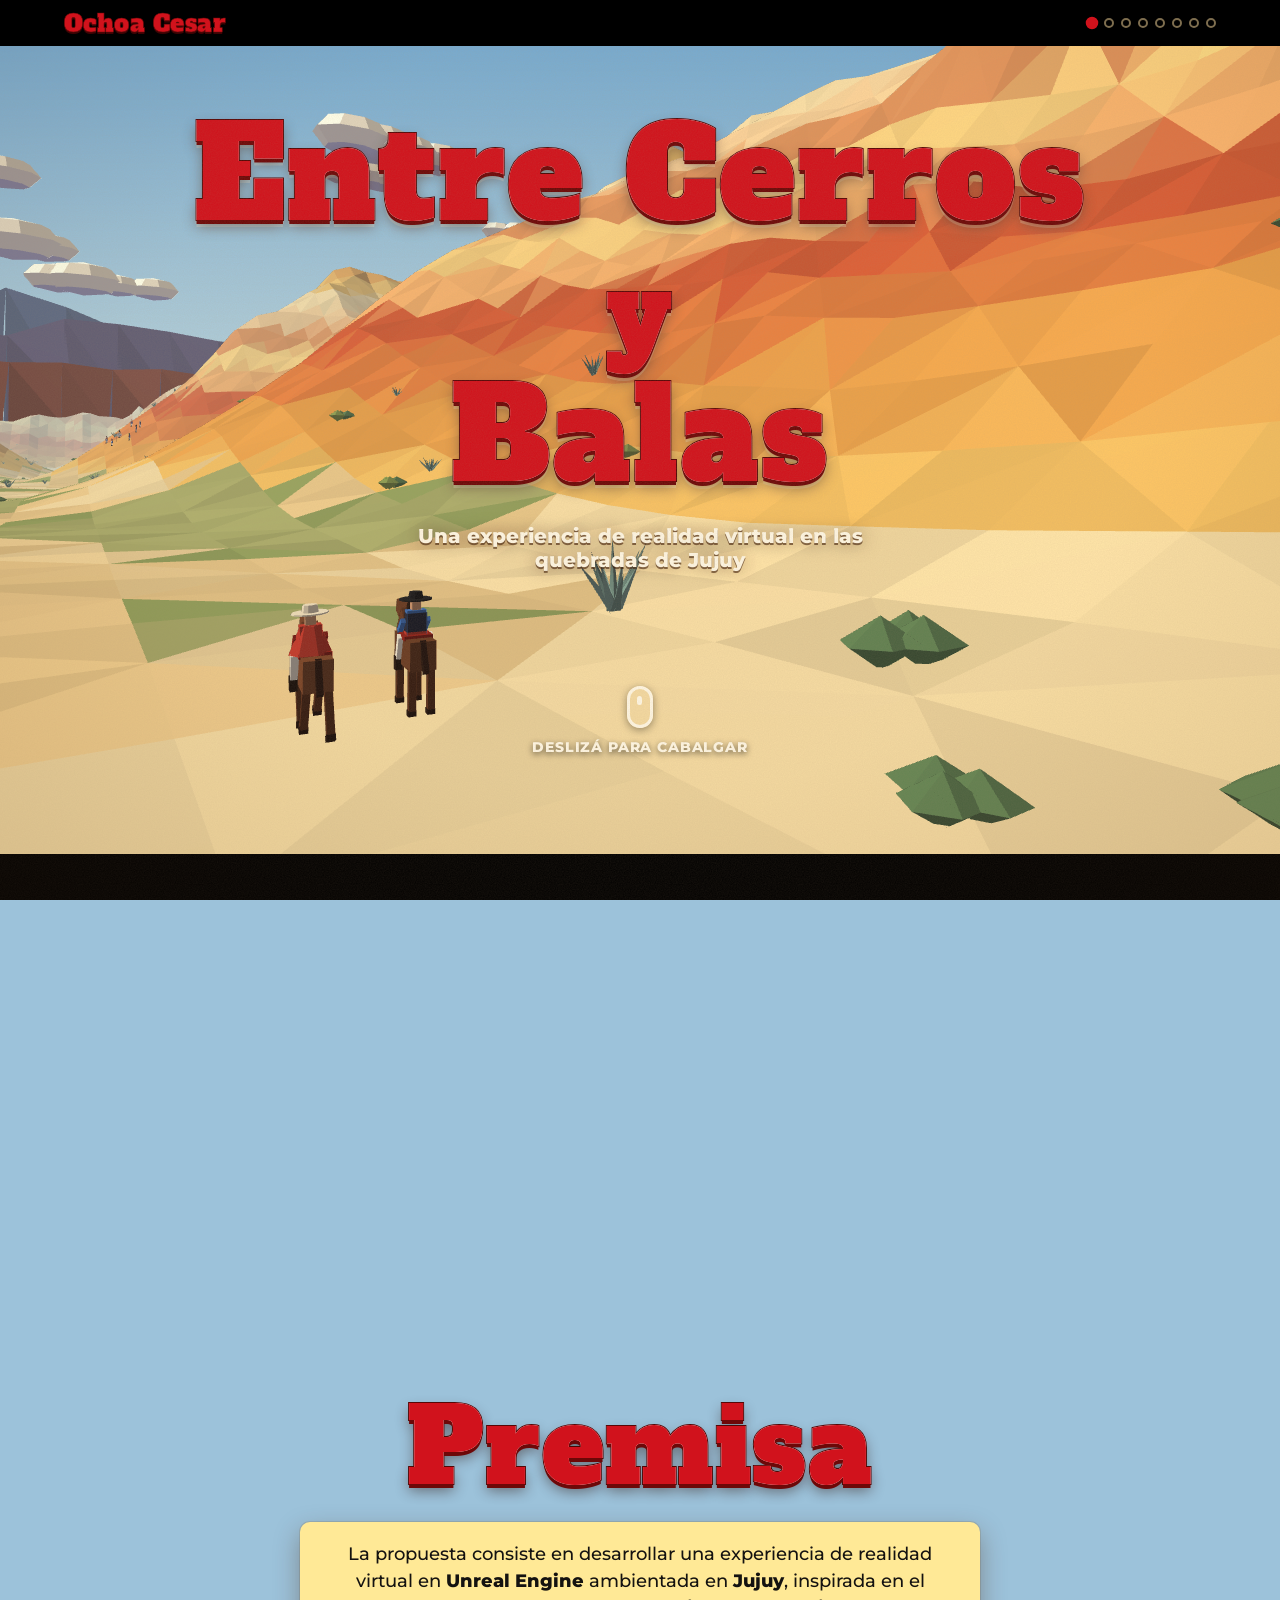
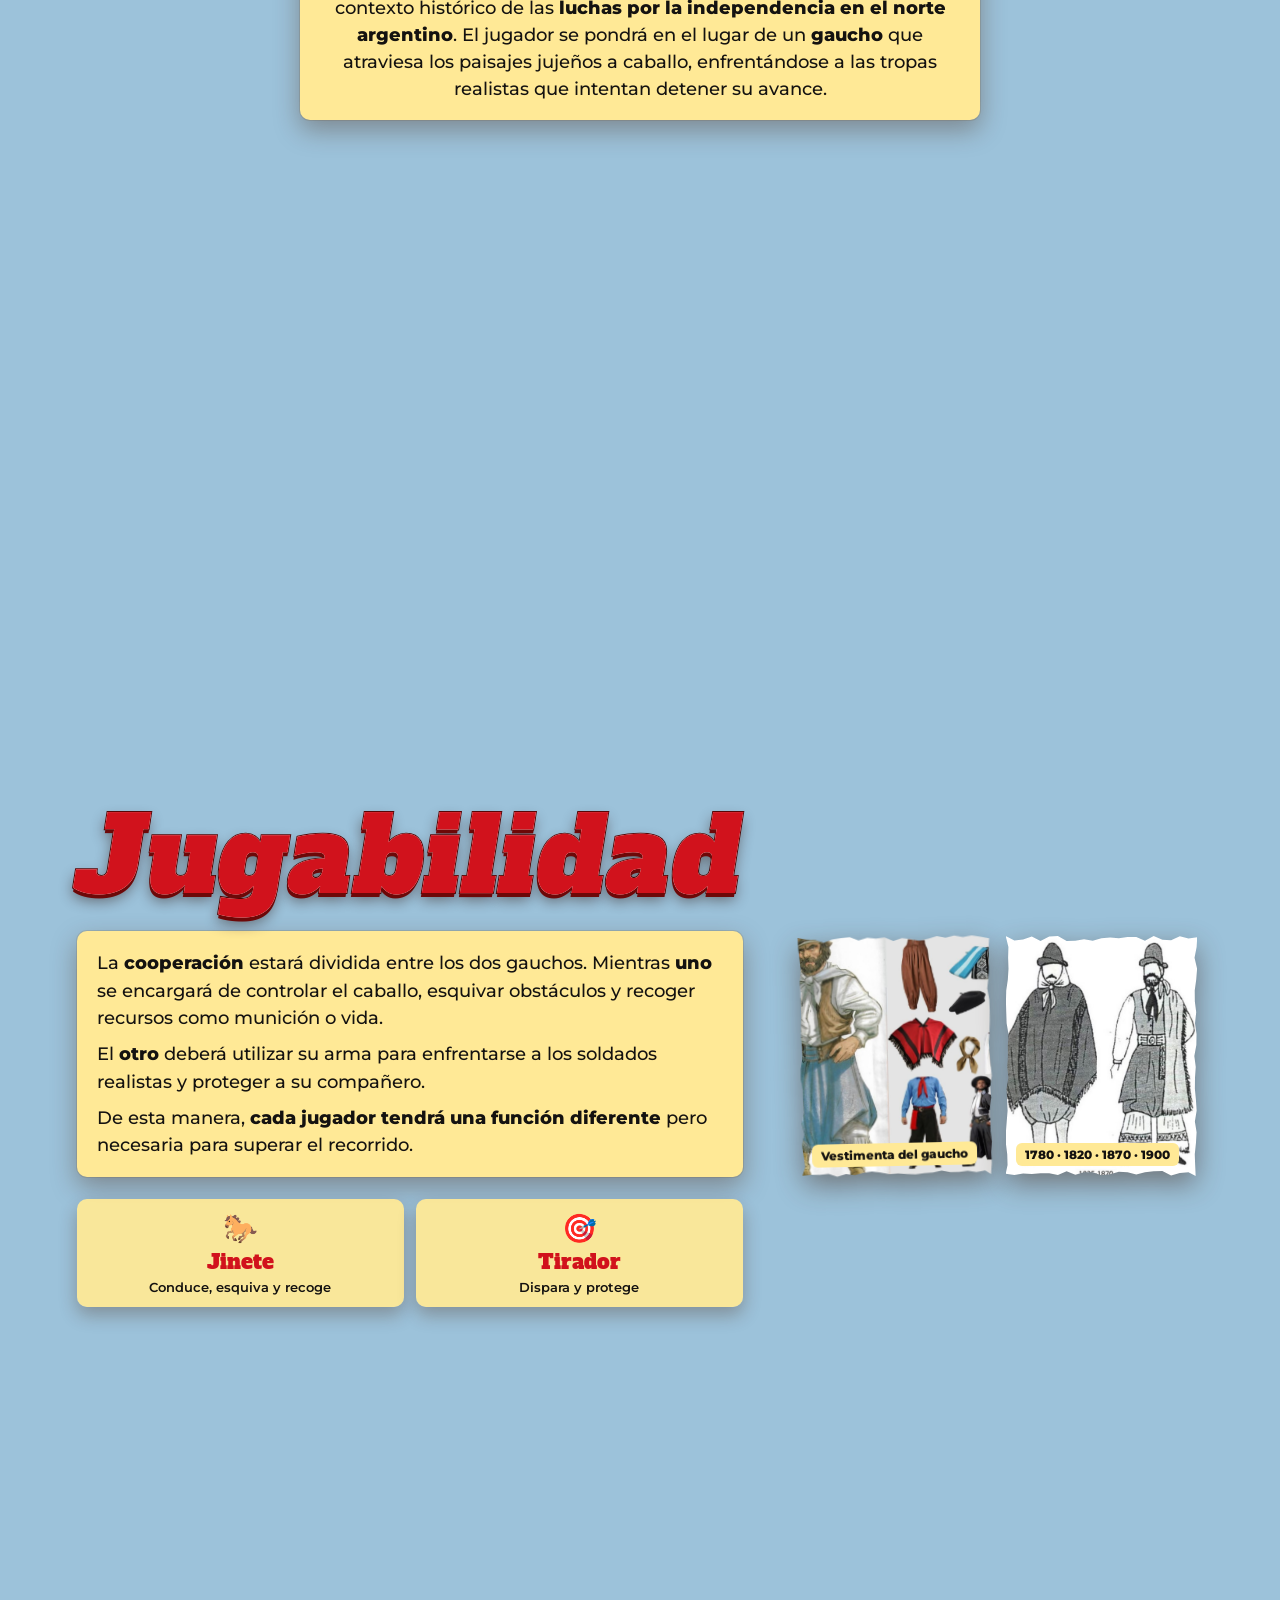
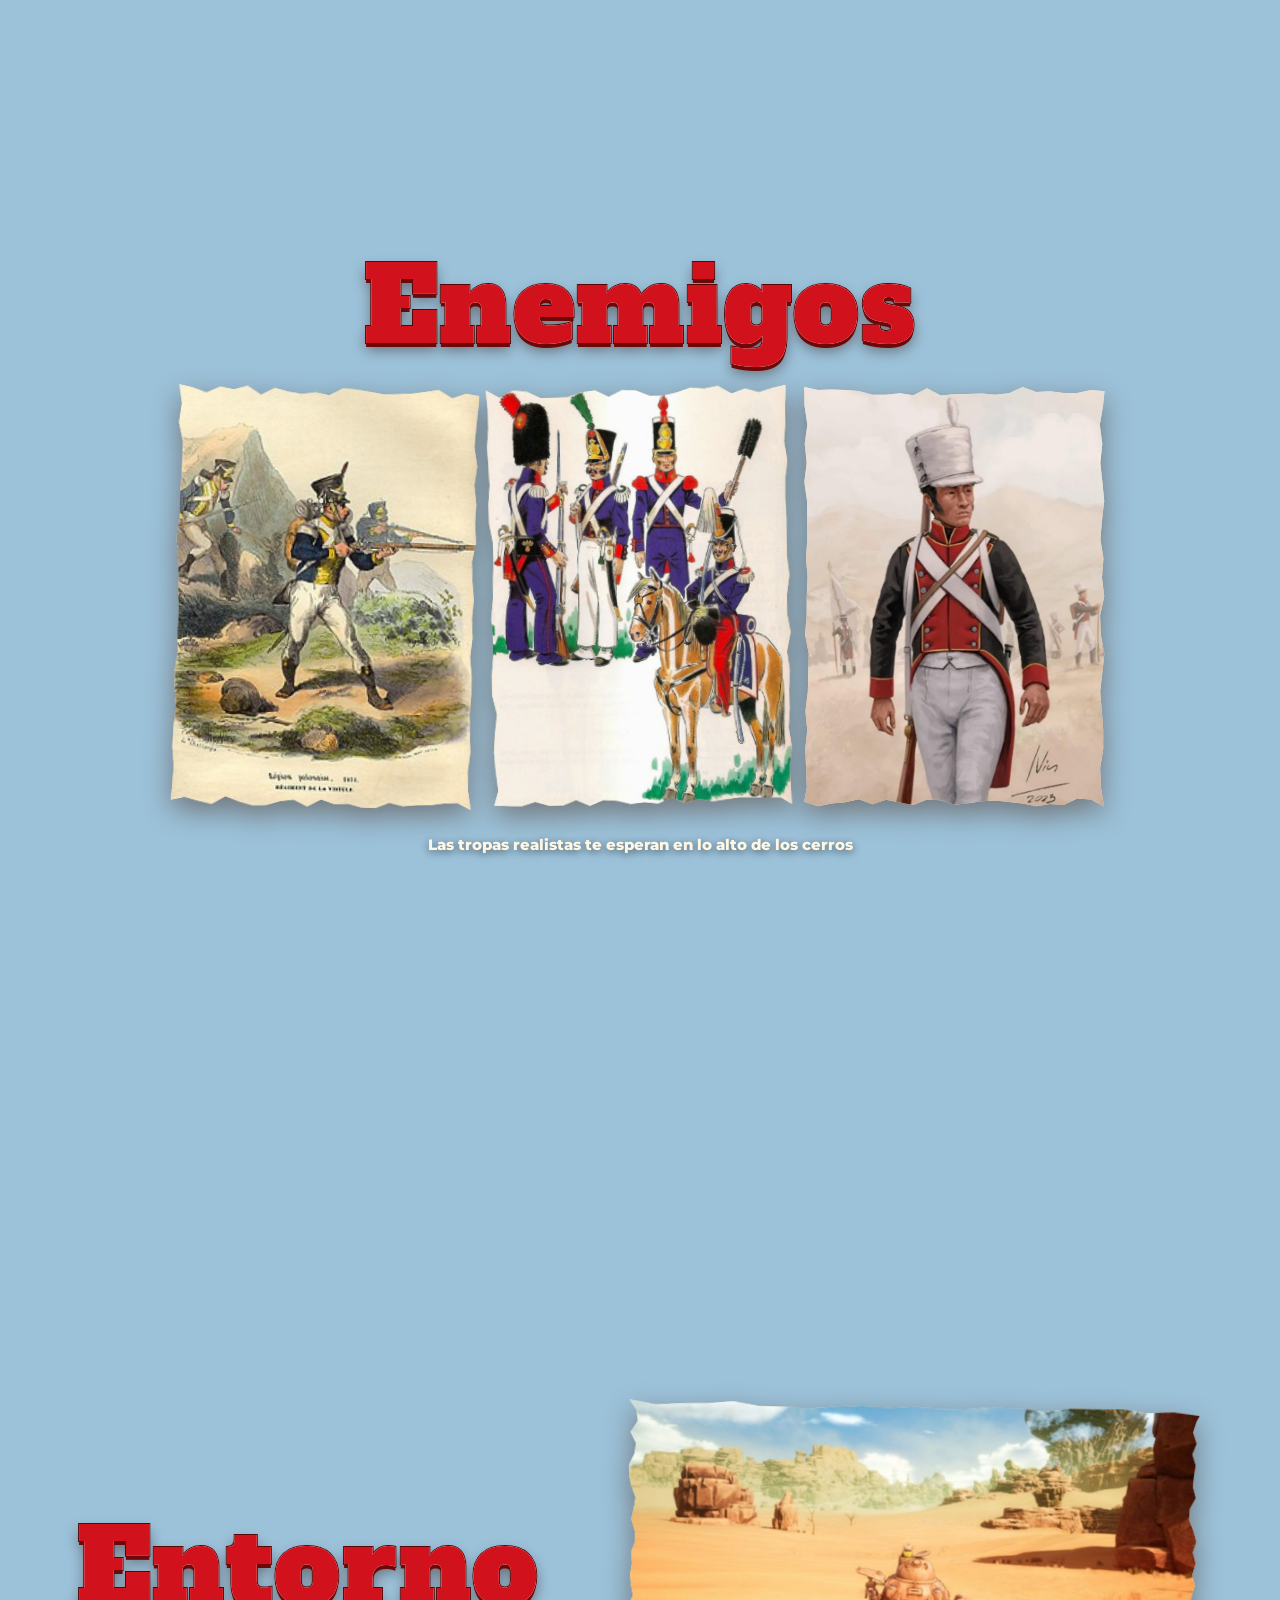
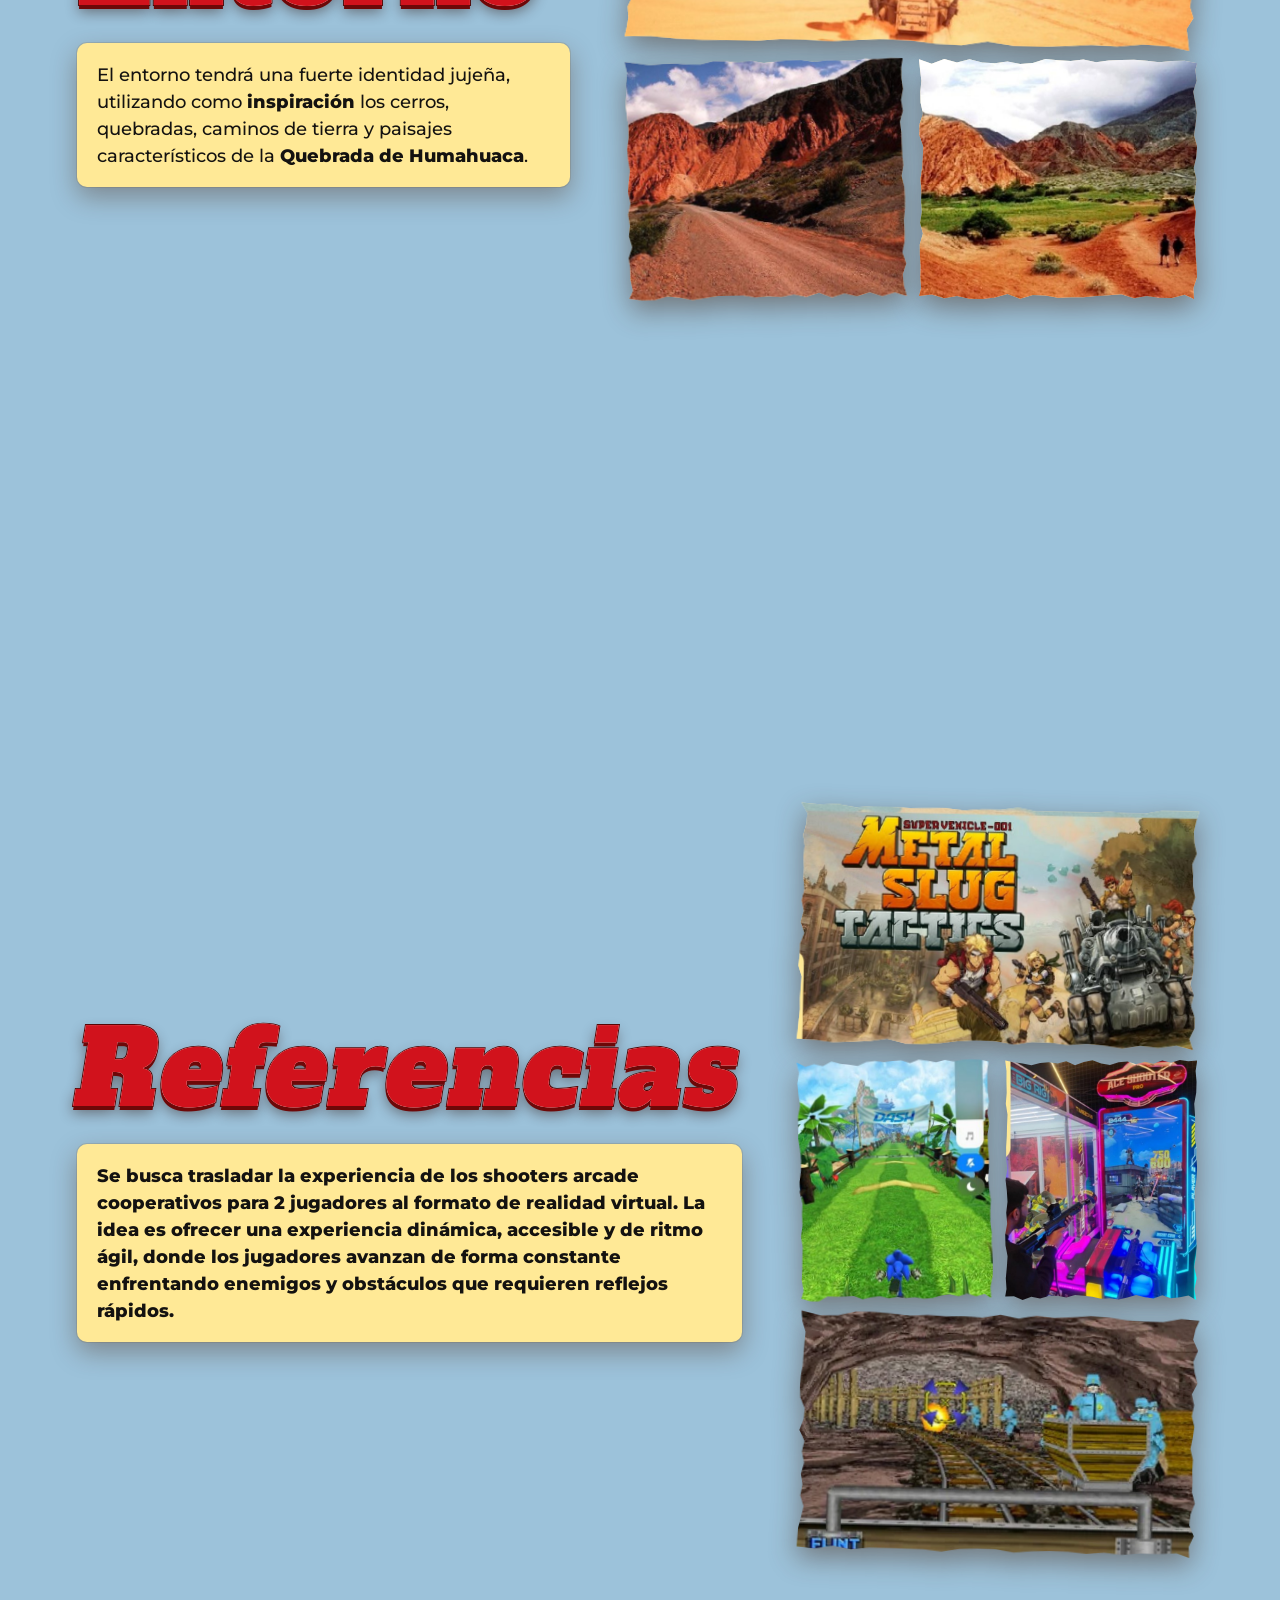
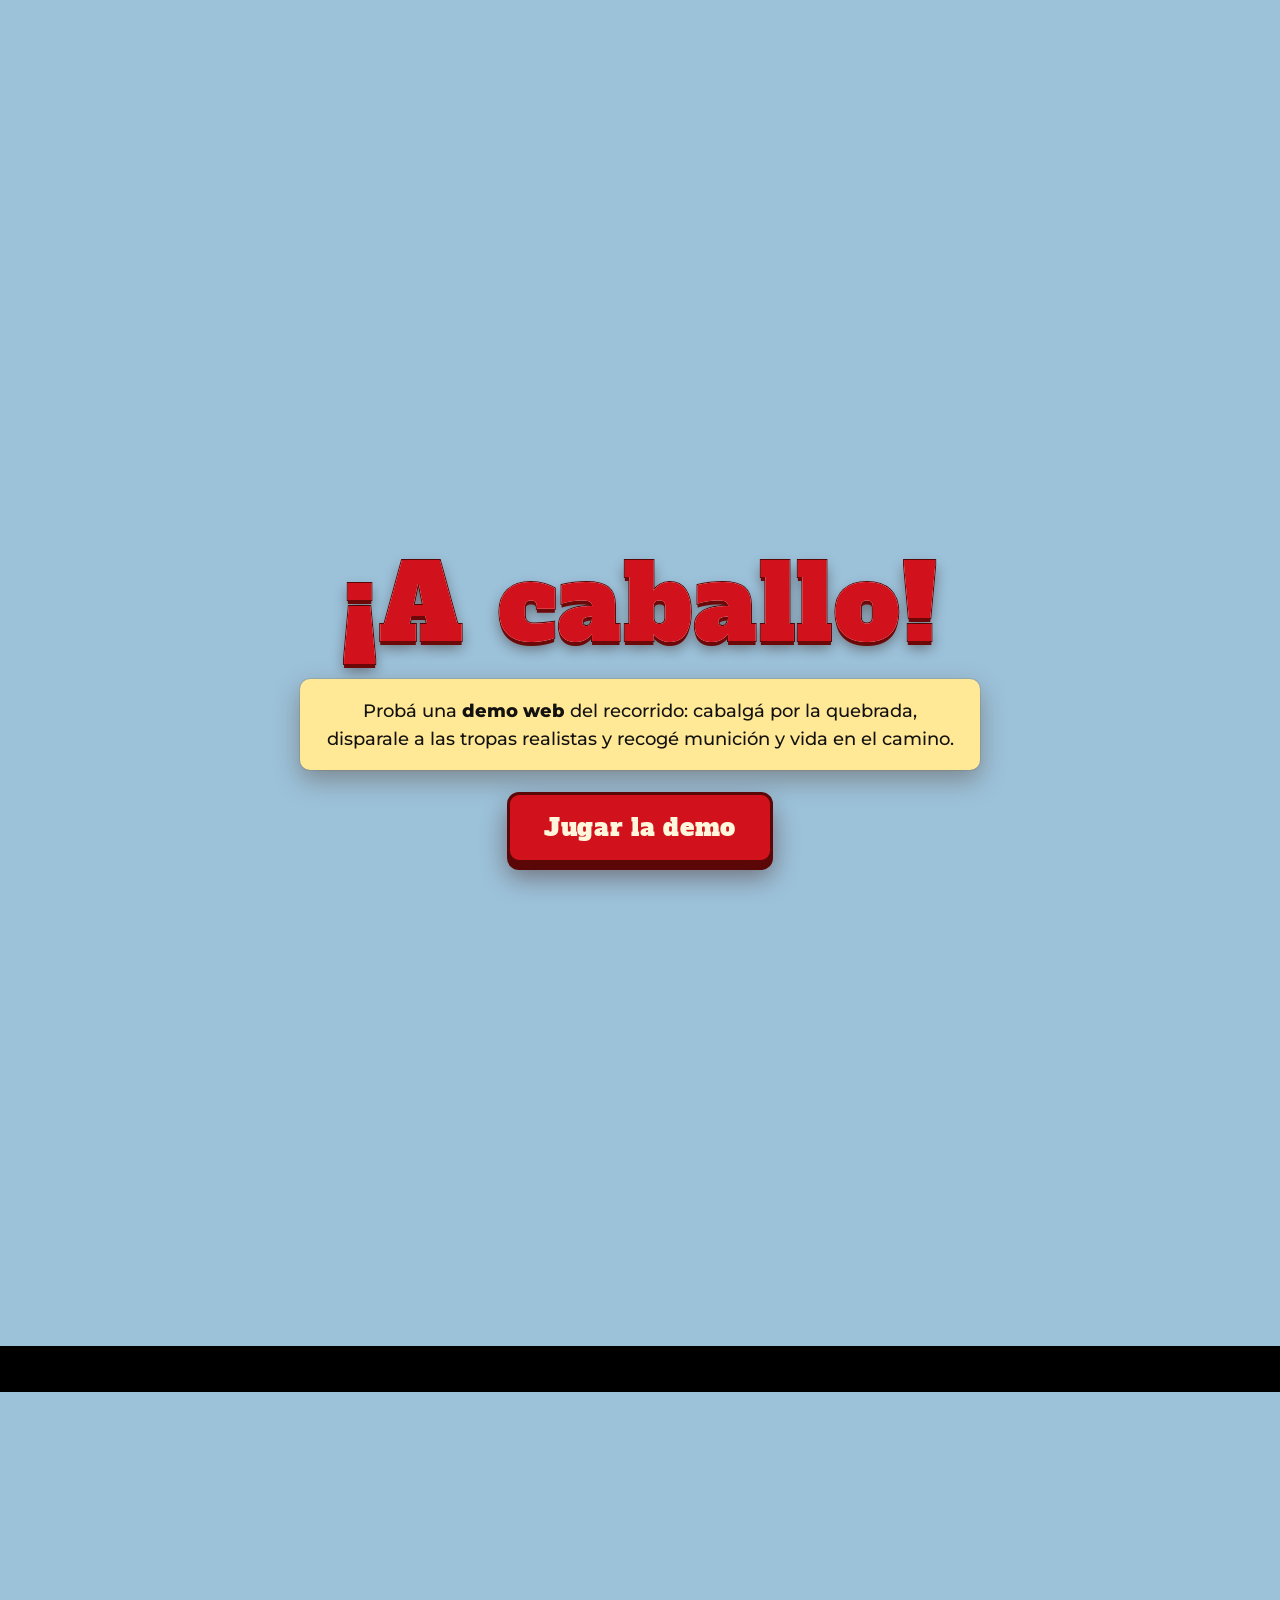
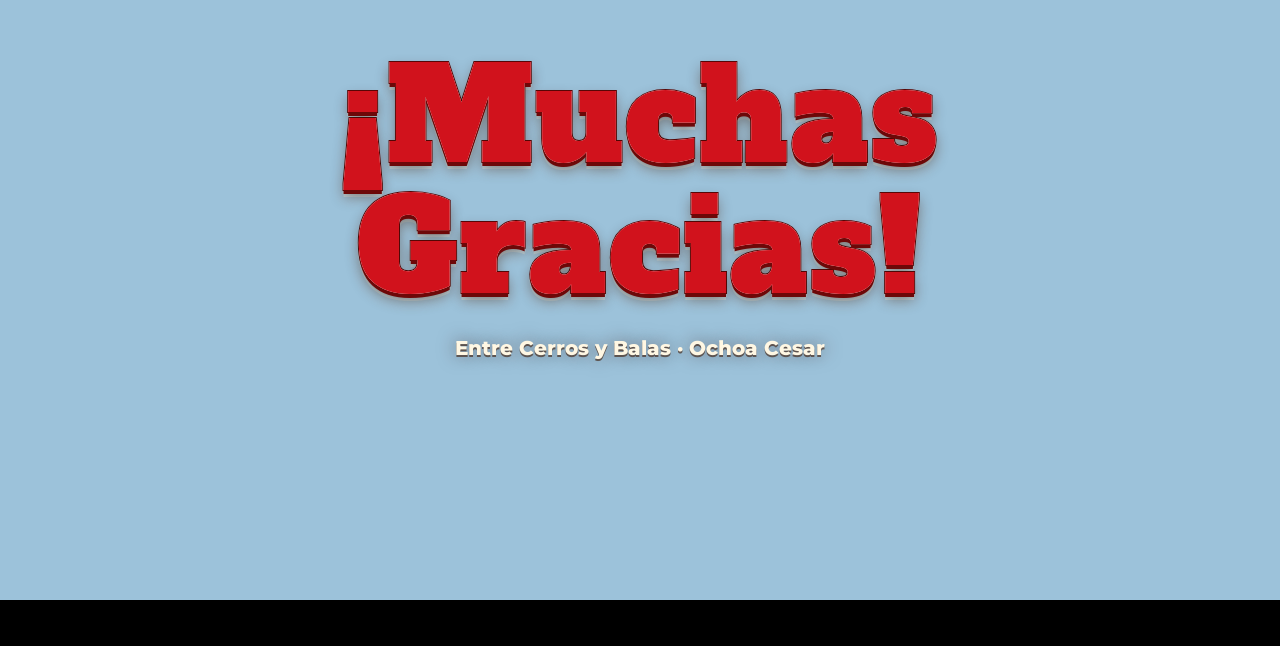
<file: index.html>
<!DOCTYPE html>
<html lang="es">
<head>
<meta charset="utf-8">
<meta name="viewport" content="width=device-width, initial-scale=1, viewport-fit=cover">
<meta name="theme-color" content="#000000">
<title>Entre Cerros y Balas · Ochoa Cesar</title>
<meta name="description" content="Experiencia de realidad virtual en Unreal Engine ambientada en Jujuy, inspirada en las luchas por la independencia en el norte argentino.">
<meta property="og:title" content="Entre Cerros y Balas">
<meta property="og:description" content="Un gaucho atraviesa los paisajes jujeños a caballo, enfrentándose a las tropas realistas.">
<meta property="og:image" content="assets/portada.jpg">
<link rel="preconnect" href="https://fonts.googleapis.com">
<link rel="preconnect" href="https://fonts.gstatic.com" crossorigin>
<link href="https://fonts.googleapis.com/css2?family=Alfa+Slab+One&family=Montserrat:wght@500;600;800&display=swap" rel="stylesheet">
<link rel="icon" href="data:image/svg+xml,%3Csvg xmlns=%22http://www.w3.org/2000/svg%22 viewBox=%220 0 64 64%22%3E%3Crect width=%2264%22 height=%2264%22 rx=%2212%22 fill=%22%23000%22/%3E%3Cpath d=%22M6 50 L22 26 L32 38 L44 20 L58 50Z%22 fill=%22%23e29a46%22/%3E%3Cpath d=%22M6 50 L22 34 L32 44 L44 30 L58 50Z%22 fill=%22%23c9542f%22/%3E%3C/svg%3E">
<link rel="stylesheet" href="estilos.css">
</head>
<body>
<div class="escenario" aria-hidden="true"><canvas id="escena"></canvas></div>
<div class="papel" aria-hidden="true"></div>

<header class="barra">
  <a href="#portada" class="autor">Ochoa Cesar</a>
  <nav class="puntos" aria-label="Secciones"></nav>
</header>

<main>
  <section id="portada" class="lamina portada" data-nombre="Portada">
    <h1 class="titulo grande revelar">Entre Cerros<br><span>y</span><br>Balas</h1>
    <p class="bajada revelar">Una experiencia de realidad virtual en las quebradas de Jujuy</p>
    <a href="#premisa" class="deslizar revelar" aria-label="Bajar a Premisa"><span></span>Deslizá para cabalgar</a>
    <div class="franja-negra" aria-hidden="true"></div>
  </section>

  <section id="premisa" class="lamina centrada" data-nombre="Premisa">
    <h2 class="titulo revelar">Premisa</h2>
    <div class="tarjeta revelar">
      <p>La propuesta consiste en desarrollar una experiencia de realidad virtual en <b>Unreal Engine</b> ambientada en <b>Jujuy</b>, inspirada en el contexto histórico de las <b>luchas por la independencia en el norte argentino</b>. El jugador se pondrá en el lugar de un <b>gaucho</b> que atraviesa los paisajes jujeños a caballo, enfrentándose a las tropas realistas que intentan detener su avance.</p>
    </div>
  </section>

  <section id="jugabilidad" class="lamina dividida" data-nombre="Jugabilidad">
    <div class="col-texto">
      <h2 class="titulo inclinado revelar">Jugabilidad</h2>
      <div class="tarjeta revelar">
        <p>La <b>cooperación</b> estará dividida entre los dos gauchos. Mientras <b>uno</b> se encargará de controlar el caballo, esquivar obstáculos y recoger recursos como munición o vida.</p>
        <p>El <b>otro</b> deberá utilizar su arma para enfrentarse a los soldados realistas y proteger a su compañero.</p>
        <p>De esta manera, <b>cada jugador tendrá una función diferente</b> pero necesaria para superar el recorrido.</p>
      </div>
      <div class="roles revelar">
        <div class="rol"><span class="icono">🐎</span><b>Jinete</b><small>Conduce, esquiva y recoge</small></div>
        <div class="rol"><span class="icono">🎯</span><b>Tirador</b><small>Dispara y protege</small></div>
      </div>
    </div>
    <div class="galeria revelar">
      <figure><img src="assets/gaucho-vestimenta.jpg" alt="Gaucho y prendas de su vestimenta" loading="lazy"><figcaption>Vestimenta del gaucho</figcaption></figure>
      <figure><img src="assets/gaucho-epocas.jpg" alt="Evolución de la vestimenta gaucha entre 1780 y 1900" loading="lazy"><figcaption>1780 · 1820 · 1870 · 1900</figcaption></figure>
    </div>
  </section>

  <section id="enemigos" class="lamina centrada" data-nombre="Enemigos">
    <h2 class="titulo revelar">Enemigos</h2>
    <div class="galeria tres revelar">
      <figure><img src="assets/enemigo-1.jpg" alt="Grabado de soldados realistas disparando" loading="lazy"></figure>
      <figure><img src="assets/enemigo-2.jpg" alt="Uniformes de infantería y caballería realista" loading="lazy"></figure>
      <figure><img src="assets/enemigo-3.jpg" alt="Soldado realista con morrión blanco" loading="lazy"></figure>
    </div>
    <p class="nota-escena revelar">Las tropas realistas te esperan en lo alto de los cerros</p>
  </section>

  <section id="entorno" class="lamina dividida" data-nombre="Entorno">
    <div class="col-texto">
      <h2 class="titulo revelar">Entorno</h2>
      <div class="tarjeta revelar">
        <p>El entorno tendrá una fuerte identidad jujeña, utilizando como <b>inspiración</b> los cerros, quebradas, caminos de tierra y paisajes característicos de la <b>Quebrada de Humahuaca</b>.</p>
      </div>
    </div>
    <div class="galeria mosaico revelar">
      <figure class="ancha"><img src="assets/entorno-1.jpg" alt="Escenario de desierto en un motor 3D" loading="lazy"></figure>
      <figure><img src="assets/entorno-2.jpg" alt="Camino de tierra entre cerros rojos" loading="lazy"></figure>
      <figure><img src="assets/entorno-3.jpg" alt="Quebrada de Humahuaca con cerros de colores" loading="lazy"></figure>
    </div>
  </section>

  <section id="referencias" class="lamina dividida" data-nombre="Referencias">
    <div class="col-texto">
      <h2 class="titulo inclinado revelar">Referencias</h2>
      <div class="tarjeta fuerte revelar">
        <p>Se busca trasladar la experiencia de los shooters arcade cooperativos para 2 jugadores al formato de realidad virtual. La idea es ofrecer una experiencia dinámica, accesible y de ritmo ágil, donde los jugadores avanzan de forma constante enfrentando enemigos y obstáculos que requieren reflejos rápidos.</p>
      </div>
    </div>
    <div class="galeria mosaico cuatro revelar">
      <figure class="ancha"><img src="assets/ref-1.jpg" alt="Referencia: Metal Slug Tactics" loading="lazy"></figure>
      <figure><img src="assets/ref-2.jpg" alt="Referencia: corredor sin fin" loading="lazy"></figure>
      <figure><img src="assets/ref-3.jpg" alt="Referencia: arcade de disparos" loading="lazy"></figure>
      <figure class="ancha"><img src="assets/ref-4.jpg" alt="Referencia: shooter sobre rieles" loading="lazy"></figure>
    </div>
  </section>

  <section id="jugar" class="lamina centrada" data-nombre="Jugar">
    <h2 class="titulo revelar">¡A caballo!</h2>
    <div class="tarjeta revelar">
      <p>Probá una <b>demo web</b> del recorrido: cabalgá por la quebrada, disparale a las tropas realistas y recogé munición y vida en el camino.</p>
    </div>
    <a class="boton revelar" href="juego/index.html">Jugar la demo</a>
  </section>

  <section id="gracias" class="lamina portada final" data-nombre="Gracias">
    <div class="franja-negra arriba" aria-hidden="true"></div>
    <h2 class="titulo grande revelar">¡Muchas<br>Gracias!</h2>
    <p class="bajada revelar">Entre Cerros y Balas · Ochoa Cesar</p>
    <div class="franja-negra" aria-hidden="true"></div>
  </section>
</main>

<div class="visor" hidden><img alt=""><button aria-label="Cerrar">✕</button></div>

<script type="module" src="escena.js"></script>
<script src="pagina.js" defer></script>
</body>
</html>
</file>
<file: estilos.css>
:root{
  --rojo:#d1121c; --rojo-osc:#5c0707; --tarjeta:#ffe996; --tinta:#141210;
  --cielo:#6fa6cf; --ocre:#e3a24c; --naranja:#d9773a; --arena:#ecd4a0; --negro:#000;
  --titulo:"Alfa Slab One","Rockwell Extra Bold","Rockwell","Georgia",serif;
  --texto:"Montserrat",system-ui,-apple-system,"Segoe UI",sans-serif;
}
*{box-sizing:border-box}
html{scroll-behavior:smooth;-webkit-text-size-adjust:100%}
body{margin:0;background:#9cc2da;color:var(--tinta);font-family:var(--texto);overflow-x:hidden}
.escenario{position:sticky;top:0;height:100vh;height:100lvh;margin-bottom:-100vh;margin-bottom:-100lvh;z-index:0;overflow:hidden}
#escena{width:100%;height:100%;display:block}
.sin-3d body,body.sin-3d{background:#9cc2da url(assets/portada.jpg) center/cover fixed}
.papel{position:fixed;inset:0;z-index:1;pointer-events:none;opacity:.22;
  background-image:url("data:image/svg+xml,%3Csvg xmlns='http://www.w3.org/2000/svg' width='240' height='240'%3E%3Cfilter id='n'%3E%3CfeTurbulence type='fractalNoise' baseFrequency='.85' numOctaves='3' stitchTiles='stitch'/%3E%3CfeColorMatrix values='0 0 0 0 .42 0 0 0 0 .3 0 0 0 0 .18 0 0 0 .6 0'/%3E%3C/filter%3E%3Crect width='100%25' height='100%25' filter='url(%23n)'/%3E%3C/svg%3E");}
.papel::after{content:"";position:absolute;inset:0;background:radial-gradient(ellipse at 50% 45%,transparent 55%,rgba(90,50,20,.45))}

/* barra superior como la portada */
.barra{position:fixed;top:0;left:0;right:0;z-index:20;height:calc(46px + env(safe-area-inset-top));padding:env(safe-area-inset-top) 18px 0;
  background:var(--negro);display:flex;align-items:center;justify-content:space-between}
.autor{font-family:var(--titulo);color:var(--rojo);text-decoration:none;font-size:20px;letter-spacing:.02em;
  -webkit-text-stroke:.6px #6b0a0a;text-shadow:0 2px 0 #3d0404}
.puntos{display:flex;gap:7px}
.puntos a{width:10px;height:10px;border-radius:50%;border:2px solid #e6c88f;opacity:.55;transition:all .3s}
.puntos a.activo{background:var(--rojo);border-color:var(--rojo);opacity:1;transform:scale(1.25)}

main{position:relative}
.lamina{min-height:100svh;padding:calc(76px + env(safe-area-inset-top)) 18px 70px;display:flex;flex-direction:column;align-items:center;justify-content:center;gap:22px;position:relative}
.lamina + .lamina{margin-top:22vh}

/* títulos rojos tipo slab con contorno */
.titulo{font-family:var(--titulo);font-weight:400;color:var(--rojo);margin:0;text-align:center;line-height:1;
  font-size:clamp(46px,13vw,104px);letter-spacing:.015em;
  -webkit-text-stroke:2px var(--rojo-osc);paint-order:stroke fill;
  text-shadow:0 0 0 #fff,0 4px 0 #6d0808,0 7px 14px rgba(40,10,0,.45)}
.titulo.grande{font-size:clamp(54px,16vw,128px);line-height:1.02}
.titulo.grande span{font-size:.82em}
.titulo.inclinado{transform:skewX(-9deg)}
.bajada{margin:0;font-weight:800;font-size:clamp(15px,4vw,20px);color:#fff7e3;text-align:center;max-width:520px;
  text-shadow:0 2px 0 rgba(60,25,5,.6),0 0 18px rgba(60,25,5,.55)}

/* portada y cierre con franjas negras */
.portada{justify-content:flex-start;padding-top:calc(16vh + env(safe-area-inset-top))}
.portada .titulo{filter:drop-shadow(0 3px 0 rgba(255,245,220,.35))}
.franja-negra{position:absolute;left:0;right:0;bottom:0;height:46px;background:#000}
.franja-negra.arriba{top:0;bottom:auto;height:46px}
.final{justify-content:center;padding-top:60px}
.deslizar{margin-top:auto;margin-bottom:54px;display:flex;flex-direction:column;align-items:center;gap:10px;color:#fff7e3;font-weight:800;text-decoration:none;font-size:14px;letter-spacing:.06em;text-transform:uppercase;text-shadow:0 2px 6px rgba(0,0,0,.6)}
.deslizar span{width:26px;height:42px;border:3px solid #fff7e3;border-radius:14px;position:relative;box-shadow:0 2px 8px rgba(0,0,0,.4)}
.deslizar span::after{content:"";position:absolute;left:50%;top:7px;width:5px;height:9px;margin-left:-2.5px;border-radius:3px;background:#fff7e3;animation:rueda 1.6s infinite}
@keyframes rueda{0%{transform:translateY(0);opacity:1}80%{transform:translateY(14px);opacity:0}100%{opacity:0}}

/* tarjetas amarillas */
.tarjeta{background:var(--tarjeta);border-radius:10px;padding:18px 20px;max-width:680px;width:100%;
  box-shadow:0 10px 26px rgba(70,30,5,.35),0 0 0 1px rgba(120,80,20,.15);font-weight:500;font-size:clamp(15px,3.9vw,17.5px);line-height:1.55}
.tarjeta p{margin:0}
.tarjeta p + p{margin-top:.55em}
.tarjeta b{font-weight:800}
.tarjeta.fuerte{font-weight:800}
.centrada .tarjeta{text-align:center}

.roles{display:grid;grid-template-columns:1fr 1fr;gap:12px;width:100%;max-width:680px}
.rol{background:rgba(255,233,150,.94);border-radius:10px;padding:12px;text-align:center;display:flex;flex-direction:column;gap:3px;box-shadow:0 8px 18px rgba(70,30,5,.3)}
.rol .icono{font-size:28px}
.rol b{font-family:var(--titulo);font-weight:400;color:var(--rojo);font-size:20px}
.rol small{font-size:13px;font-weight:600}

/* galerías: fotos con borde rasgado */
.galeria{display:flex;gap:14px;width:calc(100% + 36px);margin:0 -18px;padding:6px 18px 14px;overflow-x:auto;scroll-snap-type:x mandatory;-webkit-overflow-scrolling:touch;scrollbar-width:none}
.galeria::-webkit-scrollbar{display:none}
.galeria figure{margin:0;flex:0 0 78%;scroll-snap-align:center;position:relative;filter:drop-shadow(0 10px 14px rgba(60,25,5,.45))}
.galeria img{display:block;width:100%;height:260px;object-fit:cover;background:#f2e3c0;cursor:zoom-in}
.galeria.tres img{height:340px;object-position:top}
.galeria figcaption{position:absolute;left:10px;bottom:10px;background:var(--tarjeta);font-weight:800;font-size:12px;padding:4px 9px;border-radius:6px}
.nota-escena{margin:0;font-weight:800;color:#fff7e3;text-align:center;text-shadow:0 2px 8px rgba(0,0,0,.6);font-size:15px}

.boton{display:inline-block;font-family:var(--titulo);font-size:24px;color:#fff6dc;text-decoration:none;background:var(--rojo);
  padding:16px 34px;border-radius:12px;border:3px solid var(--rojo-osc);box-shadow:0 7px 0 var(--rojo-osc),0 14px 26px rgba(60,10,0,.45);
  letter-spacing:.03em;transition:transform .15s}
.boton:active{transform:translateY(5px);box-shadow:0 2px 0 var(--rojo-osc)}

/* aparición al hacer scroll */
.revelar{opacity:0;transform:translateY(34px);transition:opacity .8s ease,transform .8s cubic-bezier(.2,.8,.2,1)}
.titulo.revelar{transform:translateY(-26px) rotate(-3deg) scale(1.08)}
.titulo.inclinado.revelar{transform:translateY(-26px) skewX(-9deg) scale(1.08)}
.visible .revelar,.revelar.visible{opacity:1;transform:none}
.visible .titulo.inclinado{transform:skewX(-9deg)}
.visible .revelar:nth-child(2){transition-delay:.12s}
.visible .revelar:nth-child(3){transition-delay:.24s}
.visible .revelar:nth-child(4){transition-delay:.36s}

/* visor de imágenes */
.visor{position:fixed;inset:0;z-index:50;background:rgba(10,6,2,.9);display:flex;align-items:center;justify-content:center;padding:20px}
.visor[hidden]{display:none}
.visor img{max-width:100%;max-height:88vh;box-shadow:0 20px 60px rgba(0,0,0,.6)}
.visor button{position:absolute;top:calc(14px + env(safe-area-inset-top));right:14px;width:44px;height:44px;border-radius:50%;border:0;background:var(--tarjeta);font-size:20px;font-weight:800;cursor:pointer}

/* escritorio: misma composición que las láminas */
@media (min-width:900px){
  .lamina{padding:110px 6vw 90px}
  .dividida{flex-direction:row;align-items:center;gap:4vw}
  .dividida .col-texto{flex:1 1 44%;display:flex;flex-direction:column;align-items:flex-start;gap:22px}
  .dividida .titulo{text-align:left}
  .dividida .galeria{flex:1 1 52%}
  .galeria{width:auto;margin:0;padding:6px;overflow:visible;flex-wrap:wrap;justify-content:center}
  .galeria figure{flex:1 1 40%}
  .galeria.tres{max-width:1050px}
  .galeria.tres figure{flex:1 1 28%}
  .galeria.tres img{height:420px}
  .mosaico figure.ancha{flex:1 1 100%}
  .galeria img{height:240px}
  .barra{padding-left:5vw;padding-right:5vw}
  .autor{font-size:24px}
}
@media (prefers-reduced-motion:reduce){
  html{scroll-behavior:auto}
  .revelar{transition:none;opacity:1;transform:none}
}
</file>
